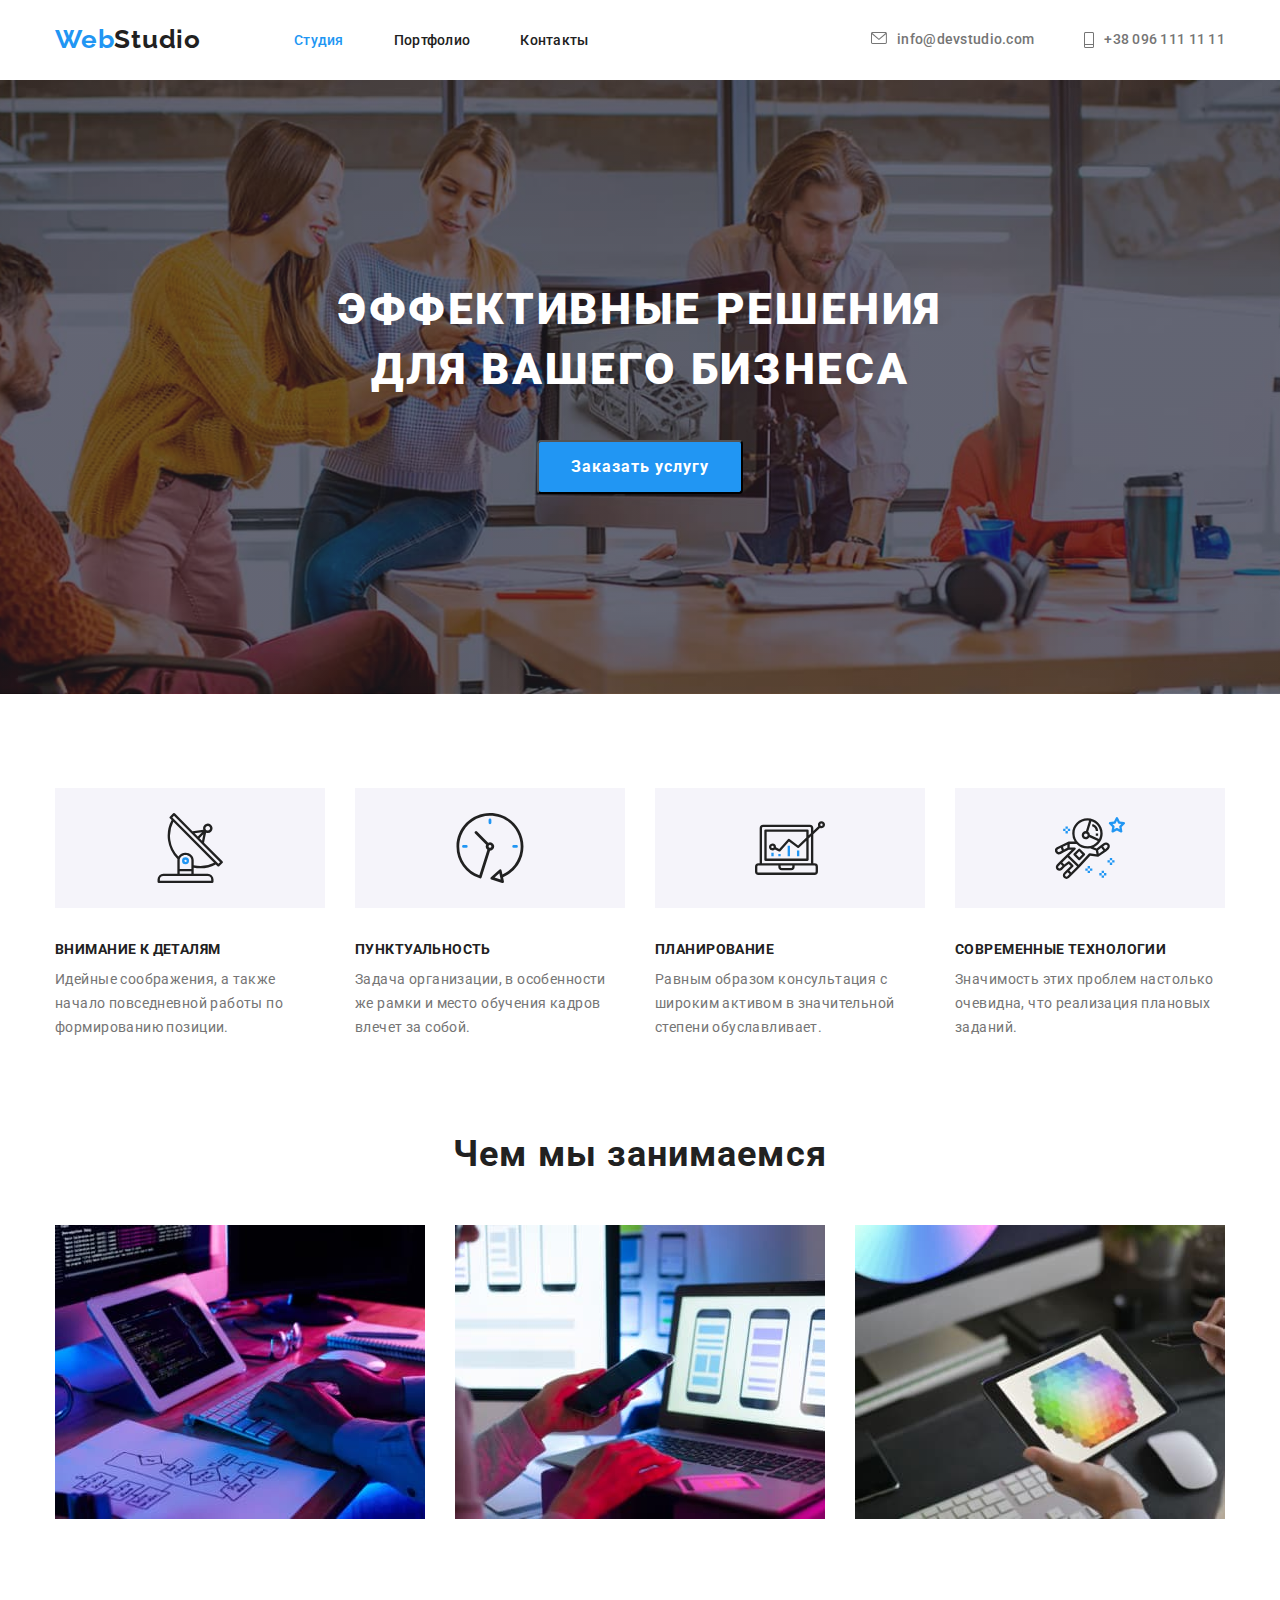
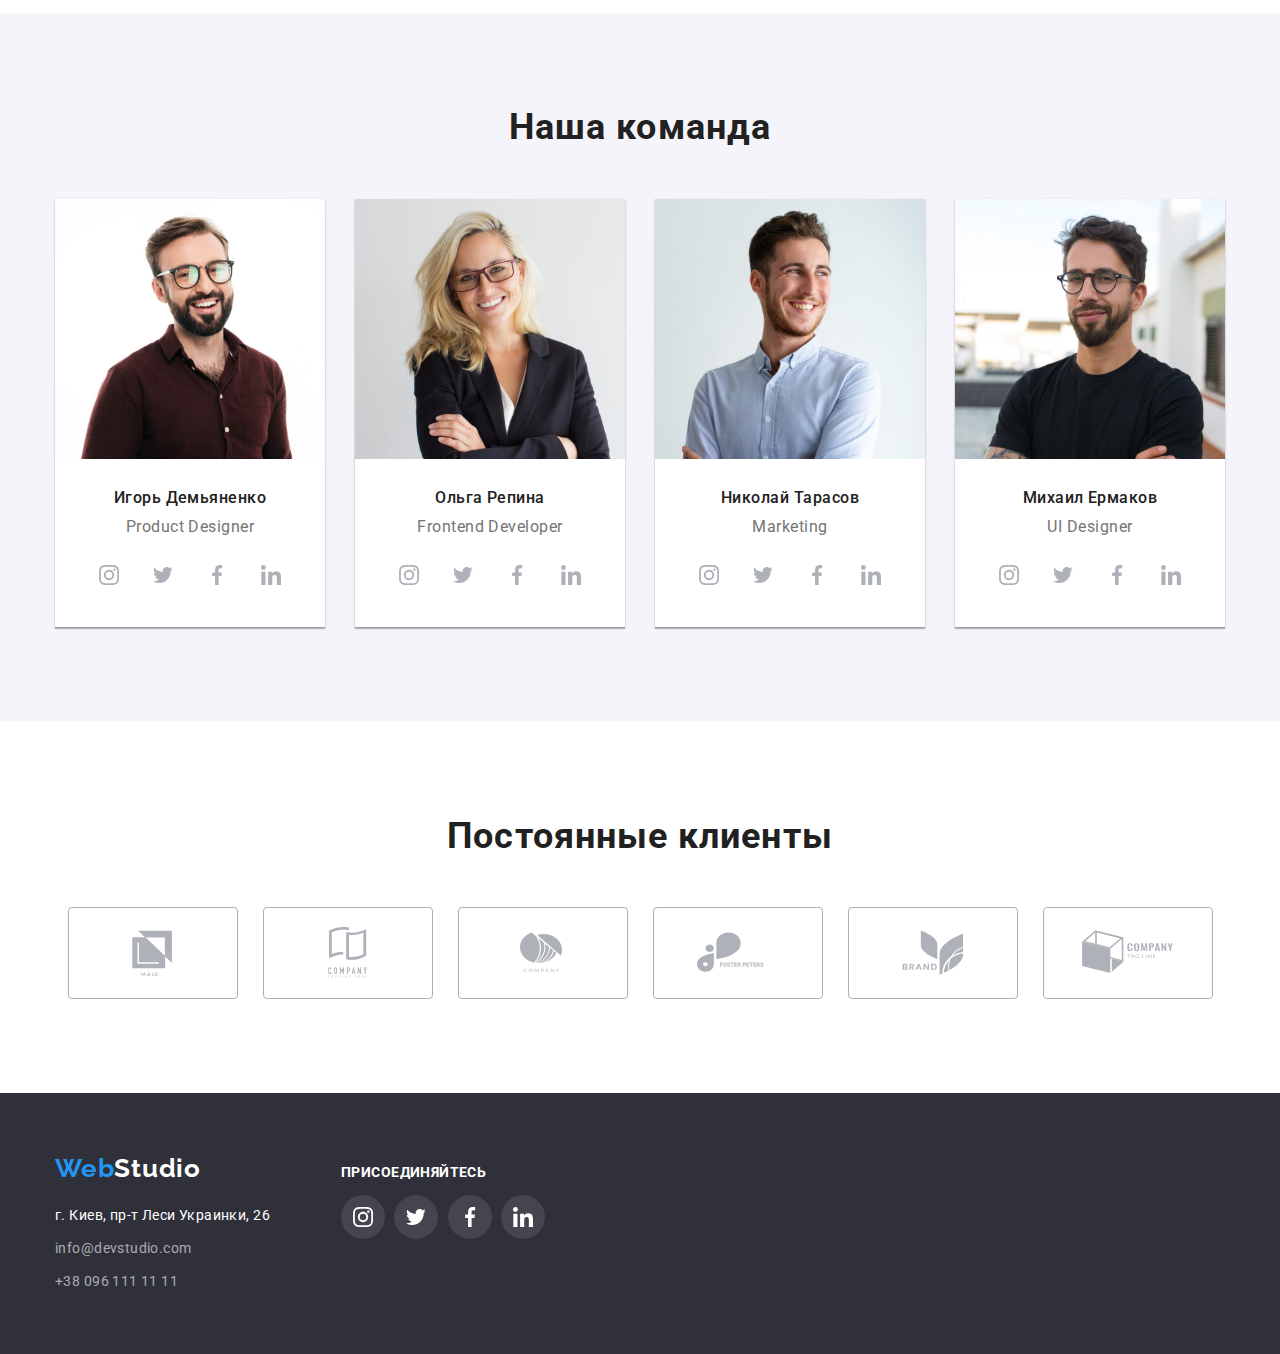
<file: index.html>
<!DOCTYPE html>
<html lang="ru">
<head>
  <meta charset="UTF-8">
  <meta http-equiv="X-UA-Compatible" content="IE=edge">
  <meta name="viewport" content="width=device-width, initial-scale=1.0">
  <link rel="stylesheet" href="https://fonts.googleapis.com/css2?family=Raleway:wght@700&family=Roboto:wght@400;500;700;900&display=swap"> 
  <link rel="stylesheet" href="https://cdnjs.cloudflare.com/ajax/libs/modern-normalize/1.1.0/modern-normalize.min.css">
  <link  rel="stylesheet" href="./css/style.css">
  <title>Document</title>
</head>
 
  <body >
   <header class="header-nav container" >
    
     <nav class="main-nav">
      <!-- <div class="container"> -->
   
      <a href="/" class="link-studio"> <span class="logoone">Web</span><span class="logoand">Studio</span></a>
    
      <ul class="stpoco">
        <li><a href="./portfolio.html"class="link boxin current">Студия</a></li>
        <li><a href="./portfolio.html" class="link boxin " >Портфолио</a></li>
        <li><a href="" class="link">Контакты</a></li>
      </ul>
    </nav>
      <ul class="contact">
        <li class="linka "><a href="mailto:info@devstudio.com " class="link tel-a-link" >
          
          
            <svg class="tel-svg">

              <use href="images/symbol-defs.svg#icon-mail"></use>

            </svg>

          
          
          info@devstudio.com</a></li>
        <li class="linka"><a href="tel:+380961111111" class="link" >
          
          
            <svg class="phone-svg">
          
              <use href="images/symbol-defs.svg#icon-phone"></use>
          
            </svg>
          
          
          
          
          
          +38 096 111 11 11</a></li>
      </ul>
    <!-- </div> -->
  
    
   
  </header>


<!--Шапка-->


<section class="solutions"  >
  
  
 <h1 class="solution-business">
  Эффективные решения для вашего бизнеса
</h1>
<button type="button" class="ordservis">Заказать услугу</button>
</section>



   
  
     <!--Не должен отображатся заголовок Особенностиh2> -->
     <section class="box-section">
    
     <div class="container">
     <ul class="vlastivosti">
     <li class="groop-pec">
      
         <svg class="icomfive">
            <use href="./images/symbol-defs.svg#icon-tvfours"> </use>
         </svg>
       
      <h3 class="good-job">Внимание к деталям</h3>
      <p class="exersise">Идейные соображения, а также начало повседневной работы по формированию позиции.</p>
    </li>
    <li class="groop-pec">

          <svg class="icomfive">
              <use href="./images/symbol-defs.svg#icon-clockfours"> </use>
          </svg>

      <h3 class="good-job">Пунктуальность</h3>
      <p class="exersise">Задача организации, в особенности же рамки и место обучения кадров влечет за собой.</p>
    </li>
    <li class="groop-pec">

          <svg class="icomfive">
            <use href="./images/symbol-defs.svg#icon-diagramfours"> </use>
          </svg>


      <h3 class="good-job">Планирование</h3>
      <p class="exersise">Равным образом консультация с широким активом в значительной степени обуславливает.</p>
    </li>
    <li class="groop-pec">

       
        <svg class="icomfive">
          <use href="./images/symbol-defs.svg#icon-astronautfours"> </use>
        </svg>


      <h3 class="good-job">Современные технологии</h3>
      <p class="exersise">Значимость этих проблем настолько очевидна, что реализация плановых заданий.</p>
    </li>
    </ul>
   </div> 
   </section>

<!--Секция Чем мы занимаемся-->

<section class="doing">
    <div class="container">
  <h2 class="what-we-are-doing">Чем мы занимаемся</h2>
    <ul class="doing-foto">
      <div class="threefoto">
        <li><img src="./images/whatwearedoing/print.jpg" alt="print" width="370"></li>
      </div>
      <div class="threefoto">
        <li><img src="./images/whatwearedoing/call.jpg" alt="call" width="370"></li>
      </div>
      <div class="threefoto">
        <li><img src="./images/whatwearedoing/staring.jpg" alt="staring" width="370"></li>
       </div>
    </ul>
    </div>
  </section>


<!--Наша команда-->


<section class="our-team">
<div class="container">
<h2 class="what-we-are-doing" >Наша команда</h2>
  <ul class="together-team">
    
      <li class="portfol">
        <div class="foto-ouer-team">
          <img src="./images/ourteam/glassesman.jpg" class="foto-port" alt="glasse sman" width="270"/>
        </div>
        <div class="divtext">
          <h3 class="name">Игорь Демьяненко</h3>
          <p class="prof">Product Designer</p>

        



          <ul class="icomcparens">
              <li class="icomclas">
                <a href="" class="icoma">
                  <svg class="icomhover">
                    <use href="./images/symbol-defs.svg#icon-instagfirst" class="instag"></use>
                  </svg>
                  </a>
              </li>




              <li class="icomclas">
                <a href="" class="icoma">
                <svg class="icomhover">
                  <use href="./images/symbol-defs.svg#icon-sova"></use>
                </svg>
                </a>
              </li>




                <li class="icomclas">
                  <a href="" class="icoma">
                  <svg class="icomhover">
                    <use href="./images/symbol-defs.svg#icon-facebook"></use>
                  </svg>
                  </a>
                </li>




                <li class="icomclas">
                  <a href="" class="icoma">
                  <svg class="icomhover">
                    <use href="./images/symbol-defs.svg#icon-linkedin"></use>
                  </svg>
                  </a>
                </li>


         </ul>
        </div>

      </li>
   
   
      <li class="portfol">
       <div class="foto-ouer-team">
        <img src="./images/ourteam/glassesgirl.jpg" class="foto-port"  alt="glasses girl" width="270"/>
      </div>
      <div class="divtext">
        <h3 class="name">Ольга Репина</h3>
        <p class="prof">Frontend Developer</p>




    <ul class="icomcparens">
      <li class="icomclas">
        <a href="" class="icoma">
          <svg class="icomhover">
            <use href="./images/symbol-defs.svg#icon-instagfirst" class="instag"></use>
          </svg>
        </a>
      </li>
    
    
    
    
      <li class="icomclas">
        <a href="" class="icoma">
          <svg class="icomhover">
            <use href="./images/symbol-defs.svg#icon-sova"></use>
          </svg>
        </a>
      </li>
    
    
    
    
      <li class="icomclas">
        <a href="" class="icoma">
          <svg class="icomhover">
            <use href="./images/symbol-defs.svg#icon-facebook"></use>
          </svg>
        </a>
      </li>
    
    
    
    
      <li class="icomclas">
        <a href="" class="icoma">
          <svg class="icomhover">
            <use href="./images/symbol-defs.svg#icon-linkedin"></use>
          </svg>
        </a>
      </li>
    
    
    </ul>





    </div>
      </li>
  
  
      <li class="portfol">
        <div class="foto-ouer-team">
          <img src="./images/ourteam/whiteshirt.jpg" class="foto-port"  alt="white shirt" width="270"/>
        </div>
        <div class="divtext">
          <h3 class="name">Николай Тарасов</h3>
          <p class="prof">Marketing</p>
          <ul class="icomcparens">
            <li class="icomclas">
              <a href="" class="icoma">
                <svg class="icomhover">
                  <use href="./images/symbol-defs.svg#icon-instagfirst" class="instag"></use>
                </svg>
              </a>
            </li>
          
          
          
          
            <li class="icomclas">
              <a href="" class="icoma">
                <svg class="icomhover">
                  <use href="./images/symbol-defs.svg#icon-sova"></use>
                </svg>
              </a>
            </li>
          
          
          
          
            <li class="icomclas">
              <a href="" class="icoma">
                <svg class="icomhover">
                  <use href="./images/symbol-defs.svg#icon-facebook"></use>
                </svg>
              </a>
            </li>
          
          
          
          
            <li class="icomclas">
              <a href="" class="icoma">
                <svg class="icomhover">
                  <use href="./images/symbol-defs.svg#icon-linkedin"></use>
                </svg>
              </a>
            </li>
          
          
          </ul>
        </div>
      </li>
  
   
      <li class="portfol">
         <div class="foto-ouer-team">
           <img src="./images/ourteam/blackt-shirt.jpg" class="foto-port"  alt="black t-shirt" width="270"/>
         </div>
         <div class="divtext">
           <h3 class="name">Михаил Ермаков</h3>
           <p class="prof">UI Designer</p>
          <ul class="icomcparens">
            <li class="icomclas">
              <a class="icoma">
                <svg class="icomhover">
                  <use href="./images/symbol-defs.svg#icon-instagfirst" class="instag"></use>
                </svg>
              </a>
            </li>
          
          
          
          
            <li class="icomclas">
              <a href="" class="icoma">
                <svg class="icomhover">
                  <use href="./images/symbol-defs.svg#icon-sova"></use>
                </svg>
              </a>
            </li>
          
          
          
          
            <li class="icomclas">
              <a href="" class="icoma">
                <svg class="icomhover">
                  <use href="./images/symbol-defs.svg#icon-facebook"></use>
                </svg>
              </a>
            </li>
          
          
          
          
            <li class="icomclas">
              <a href="" class="icoma">
                <svg class="icomhover">
                  <use href="./images/symbol-defs.svg#icon-linkedin"></use>
                </svg>
              </a>
            </li>
          
          
          </ul>
          </div>
      </li>
  
  </ul>
</div>
</section>


<!-----------Постоянные клиенты--------------------->



<section class="section-klient ">
  <div class="container">
  <div>
    <span class="klienti">Постоянные клиенты</span>
 </div>


<ul class="incomklient-ul">
  <li class="inkomklien-li">
    <a href="" class="inckli-a">
      <svg class="incom-svg">
        <use href="./images/symbol-defs.svg#icon-logoone" class="inconkl-use"></use>
      </svg>
    </a>
  </li>




  <li class="inkomklien-li">
    <a href="" class="inckli-a">
      <svg class="incom-svg">
        <use href="./images/symbol-defs.svg#icon-logotwo" class="inconkl-use"></use>
      </svg>
    </a>
  </li>



  
    <li class="inkomklien-li">
      <a href="" class="inckli-a">
        <svg class="incom-svg">
          <use href="./images/symbol-defs.svg#icon-logothree" class="inconkl-use"></use>
        </svg>
      </a>
    </li>




    
      <li class="inkomklien-li">
        <a href="" class="inckli-a">
          <svg class="incom-svg">
            <use href="./images/symbol-defs.svg#icon-logofourth" class="inconkl-use"></use>
          </svg>
        </a>
      </li>



      
        <li class="inkomklien-li">
          <a href="" class="inckli-a">
            <svg class="incom-svg">
              <use href="./images/symbol-defs.svg#icon-logofefth" class="inconkl-use"></use>
            </svg>
          </a>
        </li>



        
          <li class="inkomklien-li">
            <a href="" class="inckli-a">
              <svg class="incom-svg">
                <use href="./images/symbol-defs.svg#icon-logosix" class="inconkl-last"></use>
              </svg>
            </a>
          </li>

</ul>









</div>
</section>


  <!--Подвал-->


      
        
        <footer class="fut-box">  
        <div class="container fut-container">
        <div>

        <a href="/" class="foot-link"> <span class="foot-logo">Web</span><span class="foot-logoand">Studio</span></a>
        <address class="foot-address"> г. Киев, пр-т Леси Украинки, 26 </address>
        <ul class="foot-mail-tel">
        <li class="foot-mail">
        <a href="mailto:info@devstudio.com" class="foot-mail-com">info@devstudio.com</a>
        </li>
        <li>
        <a href="tel:+380961111111" class="foot-tel-com">+38 096 111 11 11</a>
        </li>
       </ul>

        </div>

       

     <!----------------Новый блок----------------->
        
         <div class="blok-connect">

         <span class="connekt"> присоединяйтесь </span>

       
         <ul class="icon-fut-ul">
             <li class="icon-fut-li">
             <a href="" class="icon-fut-a">
               <svg class="icon-fut">
                  <use href="images/symbol-defs.svg#icon-instagfirst"> </use>
                </svg>
             </a>
             </li>


              <li class="icon-fut-li">
                <a href="" class="icon-fut-a">
                  <svg class="icon-fut">
                    <use href="images/symbol-defs.svg#icon-sova"> </use>
                  </svg>
                </a>
              </li>


              <li class="icon-fut-li">
                <a href="" class="icon-fut-a">
                  <svg class="icon-fut">
                    <use href="images/symbol-defs.svg#icon-facebook"> </use>
                  </svg>
                </a>
              </li>


              <li class="icon-fut-li">
                <a href="" class="icon-fut-a">
                  <svg class="icon-fut">
                    <use href="images/symbol-defs.svg#icon-linkedin"> </use>
                  </svg>
                </a>
              </li>

             </ul>
        </div>


        </div>
        </footer>
  </body>
  </html>
</file>
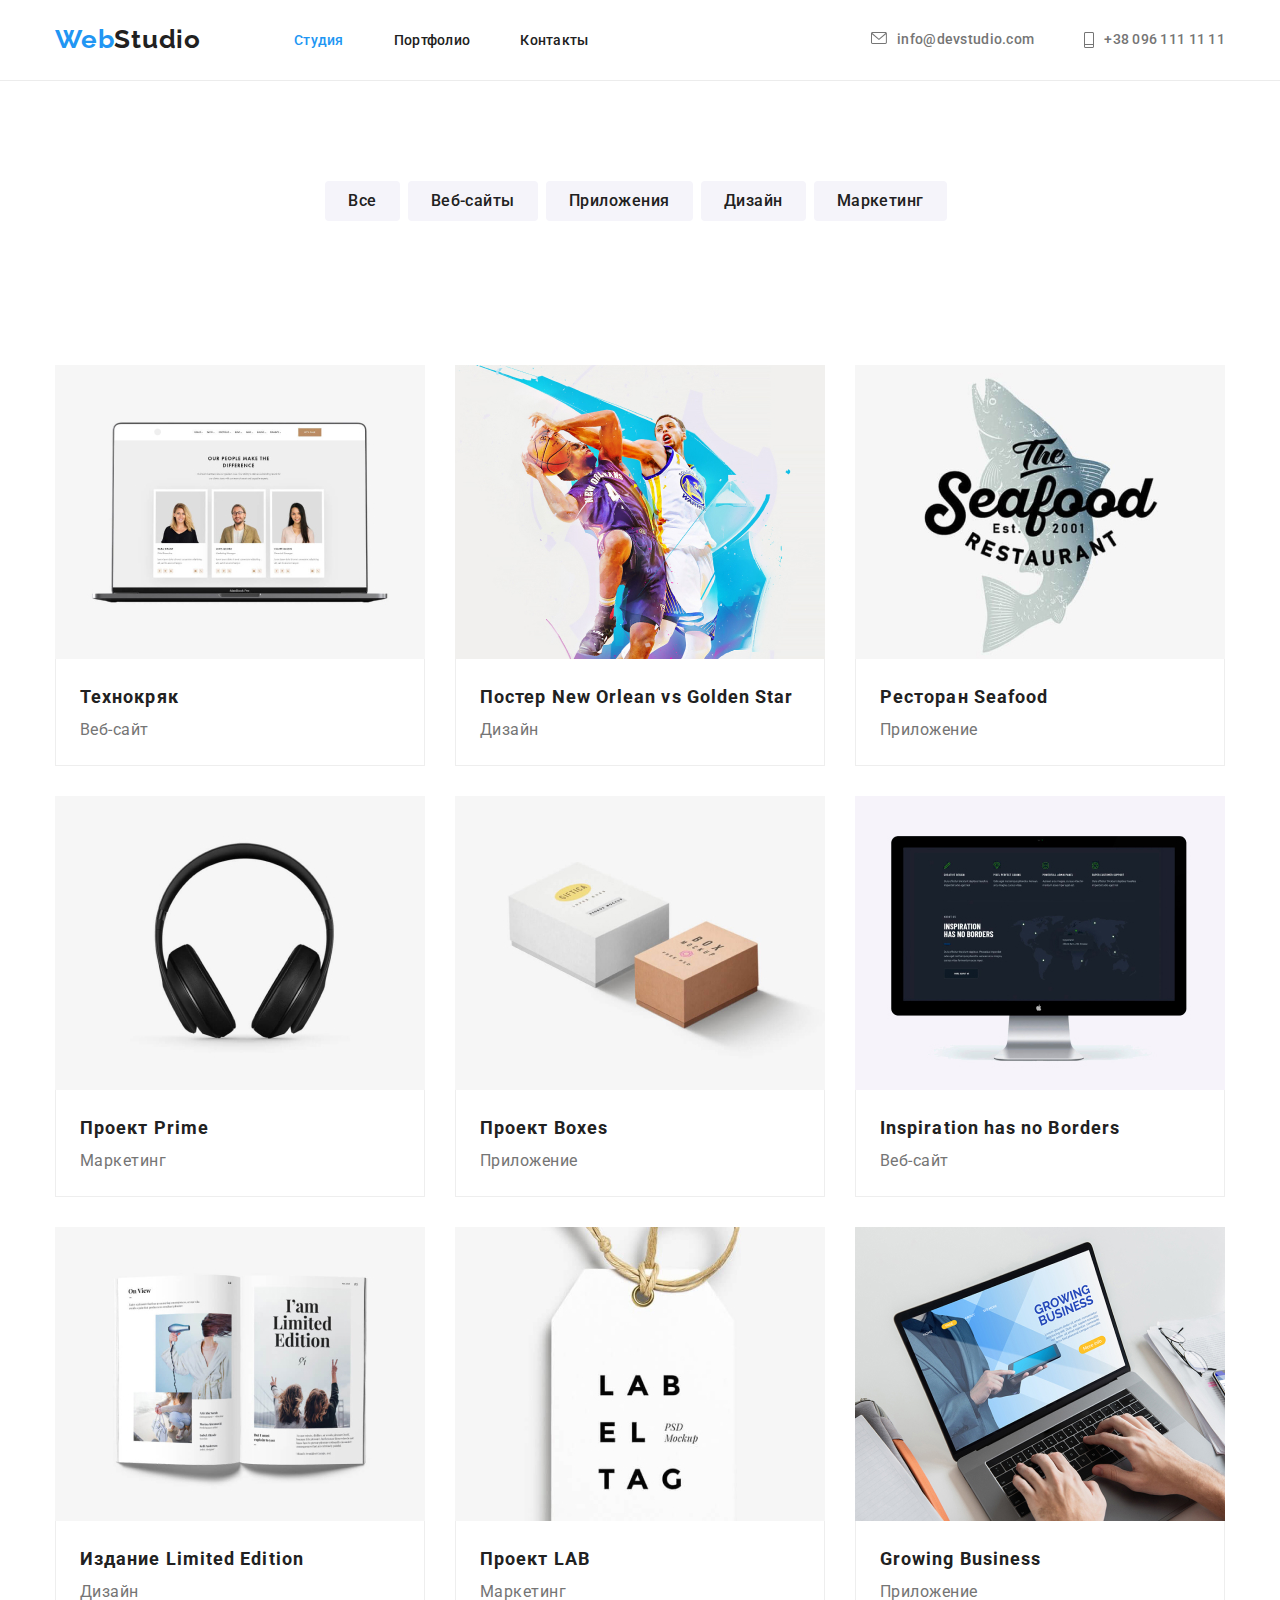
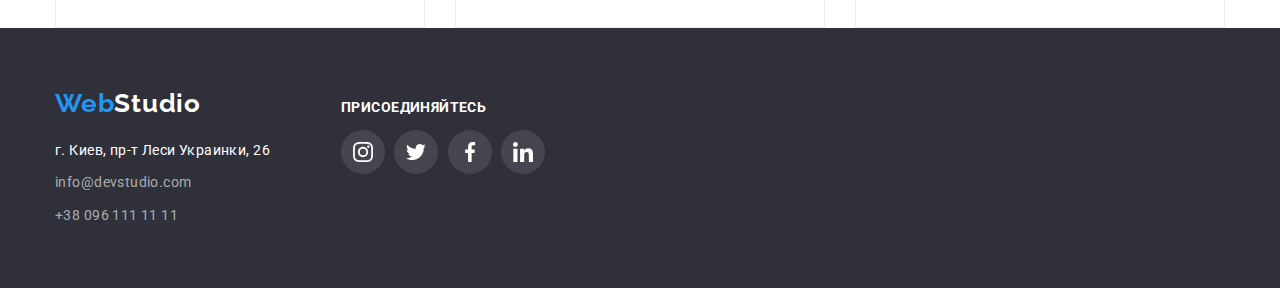
<file: portfolio.html>
<!DOCTYPE html>
<html lang="ru">
<head>
    <meta charset="UTF-8">
    <meta http-equiv="X-UA-Compatible" content="IE=edge">
    <meta name="viewport" content="width=device-width, initial-scale=1.0">
    <link rel="stylesheet" href="https://fonts.googleapis.com/css2?family=Raleway:wght@700&family=Roboto:wght@400;500;700;900&display=swap">
    <link rel="stylesheet" href="https://cdnjs.cloudflare.com/ajax/libs/modern-normalize/1.1.0/modern-normalize.min.css">
    <link rel="stylesheet" href="./css/style.css">
    <title>Document</title>
</head>
<body>

    <!------------------------------Шапка---------------------->

    <header class="header-nav container">
    
      <nav class="main-nav">
        <!-- <div class="container"> -->
    
        <a href="/" class="link-studio"> <span class="logoone">Web</span><span class="logoand">Studio</span></a>
    
        <ul class="stpoco">
          <li><a href="./index.html" class="link boxin current">Студия</a></li>
          <li><a href="./portfolio.html" class="link boxin ">Портфолио</a></li>
          <li><a href="" class="link">Контакты</a></li>
        </ul>
      </nav>
      <ul class="contact">
        <li class="linka "><a href="mailto:info@devstudio.com " class="link tel-a-link">
    
    
            <svg class="tel-svg">
    
              <use href="images/symbol-defs.svg#icon-mail"></use>
    
            </svg>
    
    
    
            info@devstudio.com</a></li>
        <li class="linka"><a href="tel:+380961111111" class="link">
    
    
            <svg class="phone-svg">
    
              <use href="images/symbol-defs.svg#icon-phone"></use>
    
            </svg>
    
    
    
    
    
            +38 096 111 11 11</a></li>
      </ul>
      <!-- </div> -->
    
    
    
    </header>

      <!---------------Основная секция с фото-------------------->

      <!-- <main> -->
        <section class="section-but">
      <!-- <section class="our-work"> -->
        <!-- <div class="container"> -->
          <!-- Скрытый заголовок Наши Работы h1 -->
          <!-- <h1 class="our-work-done">Наши Работы</h1> -->
          <div class="container">
            <ul class="button-tipe">
              <li class="butli"><button type="button" class="but">Все</button></li>
              <li class="butli"><button type="button" class="but">Веб-сайты</button></li>
              <li class="butli"><button type="button" class="but">Приложения</button></li>
              <li class="butli"><button type="button" class="but">Дизайн</button></li>
              <li class="butli"><button type="button" class="but mar">Маркетинг</button></li>
            </ul>
          </div>
         
        </section>
<!-----------Блок сфото------------------------------->

           
            <div class="container">
            <ul class="all-inf-teh">
                
                 <li class="all-inf-teh-li">
                   <a href="" class="all-info">
                      <div class="contfoto">
                        <img src="./images/portfolio/peoplethree.jpg" class="foto-a" alt="peoplethree" width="370">
                      </div>      
                       <div class="contentdiv">
                         <h2 class="know-how">Технокряк</h2>
                         <p class="instrument-veb">Веб-сайт</p>
                      </div>
                   </a>
                 </li>
               
               
                <li class="all-inf-teh-li">
                    <a href="" class="all-info">
                      <div class="contfoto">
                        <img src="./images/portfolio/basketball.jpg" class="foto-a" alt="basketball" width="370">
                      </div>
                        <div class="contentdiv">
                          <h2 class="know-how">Постер New Orlean vs Golden Star</h2>
                          <p class="instrument-veb" >Дизайн</p>
                       </div>
                    </a>
                </li>
              
               
                <li class="all-inf-teh-li">
                    <a href="" class="all-info">
                      <div class="contfoto">
                        <img src="./images/portfolio/seafood.jpg" class="foto-a" alt="seafood" width="370">
                      </div>
                        <div class="contentdiv">
                          <h2 class="know-how">Ресторан Seafood</h2>
                          <p class="instrument-veb">Приложение</p>
                        </div>
                    </a>
                </li>
                
               
                <li class="all-inf-teh-li">
                    <a href="" class="all-info">
                      <div class="contfoto">
                        <img src="./images/portfolio/headphones.jpg" class="foto-a" alt="headphones" width="370">
                      </div>
                        <div class="contentdiv">
                          <h2 class="know-how">Проект Prime</h2>
                          <p class="instrument-veb">Маркетинг</p>
                      </div>
                    </a>
                </li>
              
              
               <li class="all-inf-teh-li">
                 <a href="" class="all-info">
                  <div class="contfoto">
                    <img src="./images/portfolio/boxes.jpg" class="foto-a" alt="boxes" width="370">
                  </div>
                    <div class="contentdiv">
                      <h2 class="know-how">Проект Boxes</h2>
                      <p class="instrument-veb">Приложение</p>
                  </div>
                  </a>
                </li>
              
               
               <li class="all-inf-teh-li">
                <a href="" class="all-info">
                  <div class="contfoto">
                    <img src="./images/portfolio/screen.jpg" class="foto-a" alt="screen" width="370">
                  </div>
                    <div class="contentdiv">
                      <h2 class="know-how">Inspiration has no Borders</h2>
                      <p class="instrument-veb">Веб-сайт</p>
                  </div>
                </a>
               </li>
             
               
                <li class="all-inf-teh-li">
                <a href="" class="all-info">
                  <div class="contfoto">
                    <img src="./images/portfolio/magazine.jpg" class="foto-a" alt="magazine" width="370">
                  </div>
                    <div class="contentdiv">
                      <h2 class="know-how">Издание Limited Edition</h2>
                      <p class="instrument-veb">Дизайн</p>
                  </div>
                </a>
               </li>
               
               
               <li class="all-inf-teh-li">
                <a href="" class="all-info">
                  <div class="contfoto">
                    <img src="./images/portfolio/lable.jpg" class="foto-a" alt="lable" width="370">
                  </div>
                    <div class="contentdiv">
                      <h2 class="know-how">Проект LAB</h2>
                      <p class="instrument-veb">Маркетинг</p>
                  </div>
                </a>
                </li>
              
             
              <li class="all-inf-teh-li">
                <a href="" class="all-info">
                  <div class="contfoto">
                    <img src="./images/portfolio/laptop.jpg" class="foto-a" alt="laptop" width="370">
                  </div>
                    <div class="contentdiv">
                      <h2 class="know-how">Growing Business</h2>
                      <p class="instrument-veb">Приложение</p>
                    </div>
                 </a>
              </li>
            </ul>
          </div>
      </section>
          <!-----------Футер Бох------------------------>


          <footer class="fut-box">
            <div class="container fut-container">
              <div>
          
                <a href="/" class="foot-link"> <span class="foot-logo">Web</span><span class="foot-logoand">Studio</span></a>
                <address class="foot-address"> г. Киев, пр-т Леси Украинки, 26 </address>
                <ul class="foot-mail-tel">
                  <li class="foot-mail">
                    <a href="mailto:info@devstudio.com" class="foot-mail-com">info@devstudio.com</a>
                  </li>
                  <li>
                    <a href="tel:+380961111111" class="foot-tel-com">+38 096 111 11 11</a>
                  </li>
                </ul>
          
              </div>
          
          
          
              <!----------------Новый блок----------------->
          
              <div class="blok-connect">
          
                <span class="connekt"> присоединяйтесь </span>
          
          
                <ul class="icon-fut-ul">
                  <li class="icon-fut-li">
                    <a href="" class="icon-fut-a">
                      <svg class="icon-fut">
                        <use href="images/symbol-defs.svg#icon-instagfirst"> </use>
                      </svg>
                    </a>
                  </li>
          
          
                  <li class="icon-fut-li">
                    <a href="" class="icon-fut-a">
                      <svg class="icon-fut">
                        <use href="images/symbol-defs.svg#icon-sova"> </use>
                      </svg>
                    </a>
                  </li>
          
          
                  <li class="icon-fut-li">
                    <a href="" class="icon-fut-a">
                      <svg class="icon-fut">
                        <use href="images/symbol-defs.svg#icon-facebook"> </use>
                      </svg>
                    </a>
                  </li>
          
          
                  <li class="icon-fut-li">
                    <a href="" class="icon-fut-a">
                      <svg class="icon-fut">
                        <use href="images/symbol-defs.svg#icon-linkedin"> </use>
                      </svg>
                    </a>
                  </li>
          
                </ul>
              </div>
          
          
          
          </div>
          </footer>
        <!-- </div> -->
    
        <!-- </section> -->
      </section>    
    </main>
</body>

</html>
</file>
<file: css/style.css>
/* -----------разметка boby----------*/

h1,
h2,
h3,
h4,
p,
ul {
  margin: 0px;
  padding: 0px;
}

body {
  margin: 0;
  color: #757575;
  font-family: Roboto, sans-serif;
  background-color: white;
  letter-spacing: 0.03em;
}
/* -----------разметка boby and----------*/
:root {
  --main-bg-color: #ffffff;
  --dg-sacond-color: #2f303a;
  --text-main-color: #757575;
  --hov-foc-color: #2196f3;
  --hov-foc-exclusiv: #188ce8;
  --text-dec-black: #212121;
  --text-rgb-a: rgba(255, 255, 255, 0.6);
  --text-bg-dop: #f5f4fa;
}
.container {
  width: 1200px;
  outline: 1px solid transparent;
  margin: 0 auto;
  padding-left: 15px;
  padding-right: 15px;
}
/*------------разметка nav----------*/

.header-nav {
  background-color: var(--main-bg-color);
  display: flex;

  margin-left: 0 auto;
  align-items: center;
}
.had {
  display: flex;
}
.main-nav {
  color: var(--text-dec-black);
  display: flex;
  align-items: center;
  margin-right: 0px;
}
/* font-family: Roboto;
        font-weight: 500;
        font-size: 14px;
        line-height: 1.14;
        letter-spacing: 0.02em;
        
         */
/* display: flex;
         justify-content: center;
         align-items: center; */

.link-studio {
  font-family: Raleway;
  font-weight: 700;
  font-size: 26px;
  line-height: 1.19;
  letter-spacing: 0.03em;
  padding-top: 24px;
  padding-bottom: 25px;
  text-decoration: none;
  color: var(--text-dec-black);
}

.logoone {
  color: var(--hov-foc-color);
  font-family: Raleway;
  font-weight: 700;
  font-size: 26px;
  line-height: 1.192;
  letter-spacing: 0.03em;
}
.main-nav>link>
     /* .logoand{
            font-family: Raleway;
            font-style: normal;
            font-weight: 700;
            font-size: 26px;
            line-height: 1.192;
            letter-spacing: 0.03em; */
    
    .logoand {
  font-family: Raleway;
  font-weight: 700;
  font-size: 26px;
  line-height: 1.192;
  letter-spacing: 0.03em;
}
.logoand:hover {
  color: var(--hov-foc-color);
}
.logo > span {
  color: var(--hov-foc-color);
  font-family: Raleway;
  font-weight: 700;
  font-size: 26px;
  line-height: 1.92;
  letter-spacing: 0.03em;
}
.stpoco {
  color: var(--text-dec-black);
  list-style: none;
  display: flex;
  margin-left: 93px;

  /* display: inline;
        display: inline-flex; */
  /* display: flex;
        justify-content: space-between; */
}
/* .stpoco > boxin > current{
        color: greenyellow;
    } */
.boxin {
  margin-right: 50px;
}
.stpoco .current {
  color: var(--hov-foc-color);
}
.link {
  color: var(--text-dec-black);
  text-decoration: none;
  letter-spacing: 0.02em;
  font-size: 14px;
  padding-top: 32px;
  padding-bottom: 32px;
  font-weight: 500;
}
.link:hover {
  color: var(--hov-foc-color);
}
/* .link.current{
        color: var(--hov-foc-color);
        padding-top: 32px;
        padding-bottom: 32px;
    } */
.contact {
  list-style: none;
  /* font-weight: 500; */
  font-size: 14px;
  line-height: 1.14;
  display: flex;
  margin-left: auto;
  align-items: center;

  /* display: inline-flex; */
}
.contact .link {
  color: var(--text-main-color);
  text-decoration: none;
  list-style: none;
  display: inline-flex;
  fill: var(--text-main-color);
}
.contact .linka {
  margin-right: 50px;
  font-size: 14px;
  align-items: center;
  display: flex;
  font-weight: 500;
  letter-spacing: 0.02em;
}
.linka:last-child {
  margin-right: 0px;
}
.link:hover,
.link:focus {
  color: #2196f3;
  fill: var(--hov-foc-color);
}
.marlin {
  margin-right: 50px;
}
.linka:hover,
.linka:focus {
  fill: #2196f3;
}
.tel-befor {
  width: 100%;
  height: 100%;
  margin-right: 10px;
  fill: #757575;
}
.tel-befor:hover {
  fill: var(--hov-foc-color);
}
.tel-svg {
  width: 16px;
  height: 12px;
  margin-right: 10px;
}
.phone-a {
  margin-right: 10px;
  fill: var(--text-main-color);
}
.phone-a:hover,
.phone-a:focus {
  fill: #2196f3;
}
.phone-svg {
  width: 10px;
  height: 16px;
  margin-right: 10px;
}
/*------------разметка nav and----------*/

/*------------разметка solutions----------*/
.solutions {
  background-color: var(--dg-sacond-color);
  letter-spacing: 0.06em;
  max-width: 1600px;
  padding-top: 200px;
  padding-bottom: 200px;
  text-align: center;
  margin-left: auto;
  margin-right: auto;
  background-image: linear-gradient(
      rgba(47, 48, 58, 0.4),
      rgba(47, 48, 58, 0.4)
    ),
    url(../images/Imgfotomain.jpg);

  background-color: #c4c4c4;
  background-repeat: no-repeat;
  background-size: cover;
  background-position: center;
  /* background-image: linear-gradient(#2f303a 40%); */
}

.solution-business {
  color: var(--main-bg-color);
  font-family: Roboto;
  font-weight: 900;
  font-size: 44px;
  line-height: 1.36;
  letter-spacing: 0.06em;
  margin-top: 0;
  margin-bottom: 0;
  text-align: center;
  margin: 0 auto;
  max-width: 696px;
  text-transform: uppercase;
}
.ordservis {
  color: var(--main-bg-color);
  font-family: inherit;
  font-weight: 700;
  font-size: 16px;
  line-height: 1.87;
  letter-spacing: 0.06em;
  cursor: pointer;
  background-color: var(--hov-foc-color);
  border-radius: 4px;
  padding: 10px 32px 10px 32px;
  margin-top: 40px;
  text-align: center;
}
.ordservis:hover,
.ordservis:focus {
  background-color: var(--hov-foc-exclusiv);
}

/* left: 732px;
        top: 440px; */
/* border-radius: nullpx; */

/* .btn{
        display: inline-block; */
/* border: 7px solid greenyellow;
        /* height: 50px;
        width: 200px;
        left: 700px;
        top: 430px;
        border-radius: 4px; */

/*------------разметка  solutions and----------*/
/*------------разметка vlastivosti----------*/
.box-section {
  padding-top: 94px;
}
/* .peculiar {
        display: none;
    } */
.vlastivosti {
  list-style: none;
  display: flex;
}
.groop-pec:first-child {
  margin-left: 0px;
}
.icomfive {
  width: 270px;
  height: 120px;
  margin-bottom: 30px;
  background-color: #f5f4fa;
  padding-top: 25px;
  padding-bottom: 25px;
  padding-left: 100px;
  padding-right: 100px;
}
.groop-pec {
  width: calc(100% / 4);
  margin-left: 30px;
}
.good-job {
  color: var(--text-dec-black);
  font-family: Roboto;
  font-weight: 700;
  font-size: 14px;
  line-height: 1.14;
  letter-spacing: 0.03em;
  text-transform: uppercase;
  margin-bottom: 10px;
}
.exersise {
  font-weight: normal;
  font-size: 14px;
  line-height: 1.71;
  letter-spacing: 0.03em;
}

/*------------разметка vlastivosti and----------*/
/*----------what-we-are-doing-------*/
.doing {
  padding-top: 94px;
  padding-bottom: 94px;
}
.what-we-are-doing {
  color: var(--text-dec-black);
  font-family: Roboto;
  font-weight: 700;
  font-size: 36px;
  line-height: 1.16;
  letter-spacing: 0.03em;
  margin-bottom: 50px;
  text-align: center;
}
.doing-foto {
  list-style: none;
  display: flex;
  width: calc(100% / 3-30);
  /* flex-wrap: wrap; */
  /* align-items: center; */
  /* width: calc(100%/3); */
  /* background-color: chartreuse; */
  /* justify-content: space-between; */
}
.threefoto {
  margin-right: 30px;
  width: calc(100% / 3);
  /* align-items: center; */
  /* width: calc(100%/3); */
}
.threefoto:last-child {
  margin-right: 0px;
}
/*----------what-we-are-doing and-------*/
/*----------our-team-----------*/
.our-team {
  background: var(--text-bg-dop);
  padding-top: 94px;
  padding-bottom: 94px;
}
.together-team {
  list-style: none;
  display: flex;
}
.portfol {
  margin-right: 30px;
  height: auto;
  box-shadow: 0px 1px 3px rgba(0, 0, 0, 0.12), 0px 1px 1px rgba(0, 0, 0, 0.14),
    0px 2px 1px rgba(0, 0, 0, 0.2);
}
.portfol:last-child {
  margin-right: 0px;
}
.divtext {
  padding-top: 30px;
  padding-bottom: 30px;
  background-color: #ffffff;
  border-radius: 0px 0px 4px 4px;
}

/* .foto-ouer-team {
 
} */
.foto-ouer-team {
  display: flex;
}
.foto-port {
  height: 260px;
}
.name {
  color: var(--text-dec-black);
  font-family: Roboto;
  font-weight: 500;
  font-size: 16px;
  line-height: 1.18;
  letter-spacing: 0.03em;
  margin-bottom: 10px;
  text-align: center;
}
.prof {
  font-weight: normal;
  font-size: 16px;
  line-height: 1.18;
  letter-spacing: 0.03em;
  text-align: center;
  margin-bottom: 16px;
}

/*-------------jg------*/

.icomcparens {
  display: flex;
  justify-content: space-between;

  list-style: none;
  width: 206px;
  height: 44px;
  margin-left: 32px;
}
.icomclas {
  display: inline-flex;
  border: 1px solid transparent;
  width: 44px;
  height: 44px;
}

.icoma {
  display: inline-flex;
  fill: #afb1b8;
  border: 1px solid transparent;
  border-radius: 50%;
  width: 100%;
  height: 100%;
  align-items: center;
  justify-content: center;
}
.icoma:hover,
.icoma:focus {
  background-color: var(--hov-foc-color);
  fill: #ffffff;
}
.icomhover {
  width: 20px;
  height: 20px;
}

/*---------Постоянные клиенты----*/
.section-klient {
  padding-top: 94px;
  padding-bottom: 94px;
}

.klienti {
  font-family: Roboto;
  display: block;
  font-weight: bold;
  font-size: 36px;
  line-height: 42px;
  text-align: center;
  letter-spacing: 0.03em;
  color: #212121;
  margin-bottom: 50px;
}

.incomklient-ul {
  display: flex;
  align-items: center;
  justify-content: space-around;
}

.inkomklien-li {
  display: inline-flex;
  width: 170px;
  height: 92px;
  list-style: none;
}
.inckli-a {
  display: inline-flex;
  width: inherit;
  height: inherit;
  justify-content: center;
  align-items: center;
  fill: #afb1b8;
  border: 1px solid #afb1b8;
  border-radius: 4px;
}
.inckli-a:hover,
.inckli-a:focus {
  fill: #2196f3;
  border: 1px solid #2196f3;
}

.incom-svg {
  border: 1px solid transparent;
  width: 106px;
  height: 60px;
}

/*----------our-team and-----------*/
/*----------footer-----------*/
footer {
  background: var(--dg-sacond-color);
}
.fut-box {
  padding-top: 60px;
  padding-bottom: 60px;

  width: auto;
  margin: 0px auto;
}
.foot-link {
  text-decoration: none;
  margin-bottom: 20px;
  display: inline-block;
}
.foot-logo {
  color: var(--hov-foc-color);
  font-family: Raleway;
  font-weight: 700;
  font-size: 26px;
  line-height: 1.19;
  letter-spacing: 0.03em;
}
.foot-logoand {
  color: var(--main-bg-color);
  font-family: Raleway;
  font-weight: 700;
  font-size: 26px;
  line-height: 1.19;
  letter-spacing: 0.03em;
}
.foot-logoand:hover,
.foot-logoand:focus {
  color: var(--hov-foc-color);
}
.foot-address {
  color: var(--main-bg-color);
  font-style: normal;
  font-size: 14px;
  line-height: 1.71;
  letter-spacing: 0.03em;
  margin-bottom: 9px;
}
.foot-mail-tel {
  list-style: none;
}
/* .foot-cont {
 
} */
/* .foot-mail {
  
} */
.foot-mail-com {
  color: var(--text-rgb-a);
  font-size: 14px;
  line-height: 1.71;
  letter-spacing: 0.03em;
  text-decoration: none;
  display: inline-block;
  margin-bottom: 9px;
}
.foot-mail-com:hover,
.foot-mail-com:focus {
  color: var(--hov-foc-color);
}
.foot-tel-com {
  color: var(--text-rgb-a);
  font-size: 14px;
  line-height: 1.71;
  letter-spacing: 0.03em;
  text-decoration: none;
}
.foot-tel-com:hover,
.foot-tel-com:focus {
  color: var(--hov-foc-color);
}

.blok-connect {
  border: 1px solid transparent;

  width: 206px;
  height: 80px;
  margin-left: 70px;
}
.connekt {
  display: inline-block;
  text-transform: uppercase;
  font-weight: bold;
  font-size: 14px;
  line-height: 16px;
  letter-spacing: 0.03em;
  text-transform: uppercase;
  color: #ffffff;
  margin-bottom: 15px;
}

/*----------Новый блок------------*/

/*-------portfolio work---------*/
.fut-container {
  display: flex;
  align-items: baseline;
}
.icon-fut-ul {
  display: flex;
  justify-content: space-between;
}
.icon-fut-li {
  width: 44px;
  height: 44px;
  list-style: none;
}
.icon-fut-a {
  display: inline-flex;
  justify-content: center;
  align-items: center;
  border: 1px solid transparent;
  border-radius: 50%;
  fill: #ffffff;
  width: 100%;
  height: 100%;
  background-color: rgba(255, 255, 255, 0.1);
}
.icon-fut-a:hover,
.icon-fut-a:focus {
  fill: #ffffff;
  background-color: var(--hov-foc-color);
}
.icon-fut {
  width: 20px;
  height: 20px;
}

/*----------footer and-----------*/
.ouer-work {
  padding-top: 100px;
  margin: 0px;
}
/* .our-work-done{
        display: none;
    } */
.section-but {
  padding-top: 100px;
  padding-bottom: 94px;
  border-top: 1px solid #ececec;
}
.button-tipe {
  /* background-color: var(--text-bg-dop); */
  list-style: none;
  min-width: unset;
  /* display: inline-block; */
  display: flex;
  /* width: calc(100%/5); */
  align-items: center;
  justify-content: center;
  margin-bottom: 50px;
}
.butli {
  margin-right: 8px;
}
.but.mar {
  margin-right: 0px;
}
/* button {
  
} */
.but {
  color: var(--text-dec-black);
  font-family: inherit;
  font-weight: 500;
  font-size: 16px;
  line-height: 1.62;
  letter-spacing: 0.03em;
  cursor: pointer;
  background-color: var(--text-bg-dop);
  border-radius: 4px;
  border: 1px solid transparent;
  padding-top: 6px;
  padding-right: 22px;
  padding-bottom: 6px;
  padding-left: 22px;
}
.but:hover,
.but:focus {
  color: var(--main-bg-color);
  background-color: var(--hov-foc-color);
  box-shadow: 0px 1px 1px rgba(0, 0, 0, 0.12), 0px 4px 4px rgba(0, 0, 0, 0.06),
    1px 4px 6px rgba(0, 0, 0, 0.16);
}
/*----------after batton!!!!!!!!!-------*/
/* .many-foto {
} */
.all-inf-teh {
  list-style: none;
  display: flex;
  flex-wrap: wrap;
  margin-left: -30px;
  margin-top: -30px;
}
.all-inf-teh-li {
  display: flex;
  margin-left: 30px;
  margin-top: 30px;
  flex-basis: calc(100% / 3 - 30px);
}
.all-info {
  text-decoration: none;
}

.all-info:hover {
  box-shadow: 0px 1px 3px rgba(0, 0, 0, 0.12), 0px 1px 1px rgba(0, 0, 0, 0.14),
    0px 2px 1px rgba(0, 0, 0, 0.2);
}

.contfoto {
  display: block;
  max-width: 100%;
  margin-bottom: 0px;
}
img {
  display: block;
  width: 100%;
}
.foto-a {
  margin-bottom: 0px;
  display: block;
}

.contentdiv {
  padding-top: 20px;
  padding-right: 24px;
  padding-left: 24px;
  padding-bottom: 20px;
  border-bottom: 1px solid #eeeeee;
  border-left: 1px solid #eeeeee;
  border-right: 1px solid #eeeeee;
}
.know-how {
  color: var(--text-dec-black);
  font-weight: 700;
  font-size: 18px;
  line-height: 2;
  letter-spacing: 0.06em;
  margin-bottom: 4px;
  display: inline;
}
.instrument-veb {
  color: var(--text-main-color);
  font-size: 16px;
  line-height: 1.87;
  letter-spacing: 0.03em;
}

/*-------portfolio work---------*/
/*-------test---------*/
/* .box{
        border: 5px solid black;
    padding: 20px;
    margin: 20px;
    outline: 5px solid rosybrown;
    margin-bottom:50px;
    } */

/* .butyn{
    display: inline-block;
    padding:20px 40px;
    background-color: sandybrown;
    height: 20px;
    border: 3px solid green;
    }
    .butyn:hover,:focus{
    background: honeydew;
    }
    .but-g{
        display: inline-block;
        height: 15px;
        width: 15px;
        background-color: hotpink;
        vertical-align: middle;
        vertical-align:bottom;
    } */

/*----jhgklhjg---------*/
/* /* .jhkj{
        margin-bottom: 50;
        background-color: greenyellow;
        outline: 2px solid greenyellow;
        margin-top: 0; */

/* html{
            box-sizing: border-box;
            vertical-align: middle;
        }
        *, *::before, :after{
            box-sizing: inherit;
            
        } */
</file>
